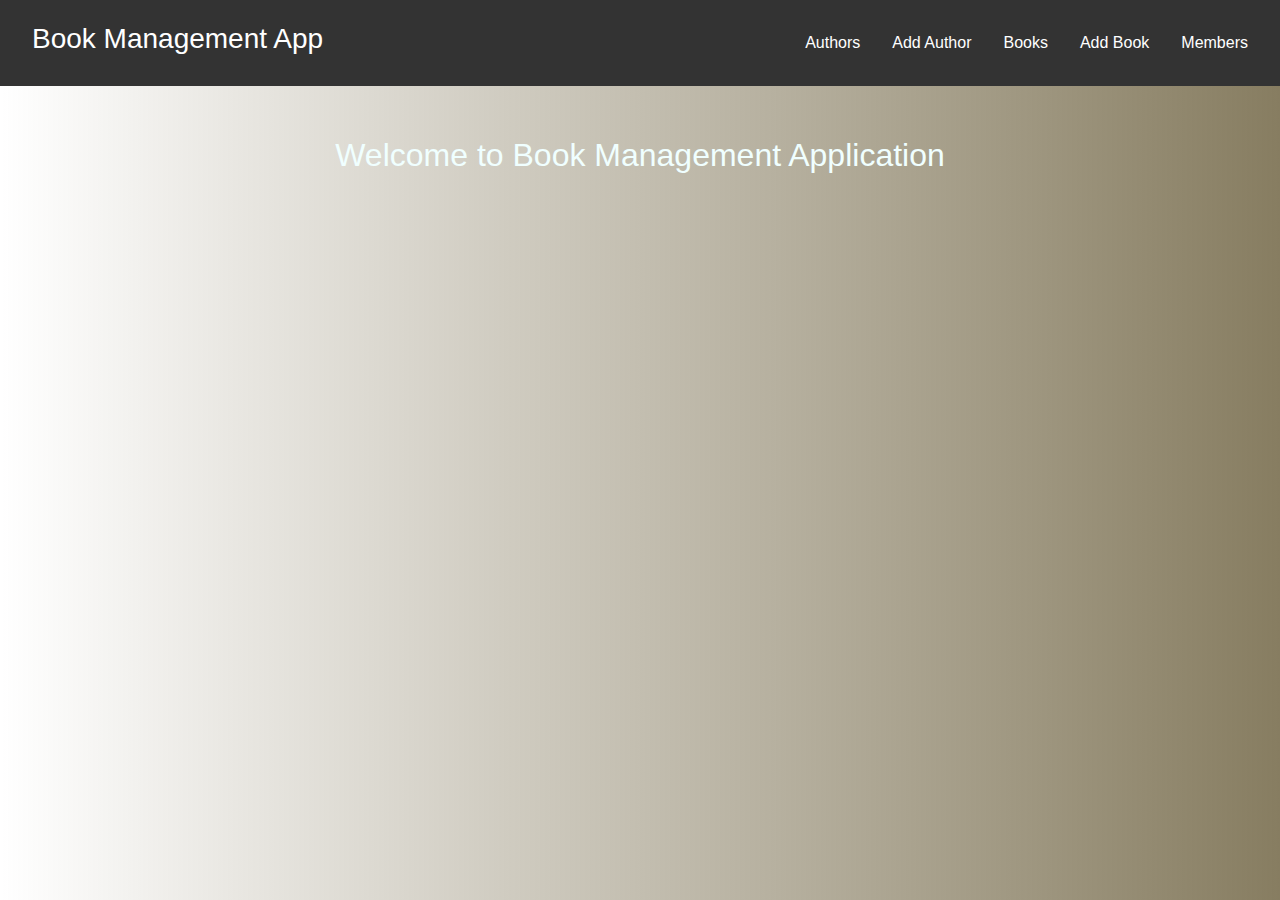
<file: LoginRegister/Pages/index.html>
﻿<!DOCTYPE html>
<html>
<head>
    <meta charset="utf-8" />
    <link rel="stylesheet" href="./Authors.css" type="text/css" />
    <title>List of All Authors</title>
    <link rel="stylesheet" href="https://maxcdn.bootstrapcdn.com/bootstrap/4.5.2/css/bootstrap.min.css" />
</head>
<body>
    <div class="navbar">
        <div>
            <a style="text-decoration:none" href="./index.html"><h3 >Book Management App</h3></a></li>
        </div>
        <ul>
            <li><a  href="..\Pages\Authors.html">Authors</a></li>
            <li><a href="..\Pages\AddAuthors.html">Add Author</a></li>
            <li><a href="..\Pages\Books.html">Books</a></li>
            <li><a href="..\Pages\AddBooks.html">Add Book</a></li>
            <li class="custom-dropdown">
                <a href="#" class="custom-dropbtn">Members</a>
                <div class="custom-dropdown-content">
                    <a href="..\Pages\Login.html">Login</a>
                    <a href="..\Pages\Register.html">Register</a>
                </div>
            </li>
        </ul>
    </div>
    <div style="padding:50px">
        <center>
            <h2 style="color:azure">Welcome to Book Management Application</h2>
        </center>
    </div>
    
</body>
</html>
</file>
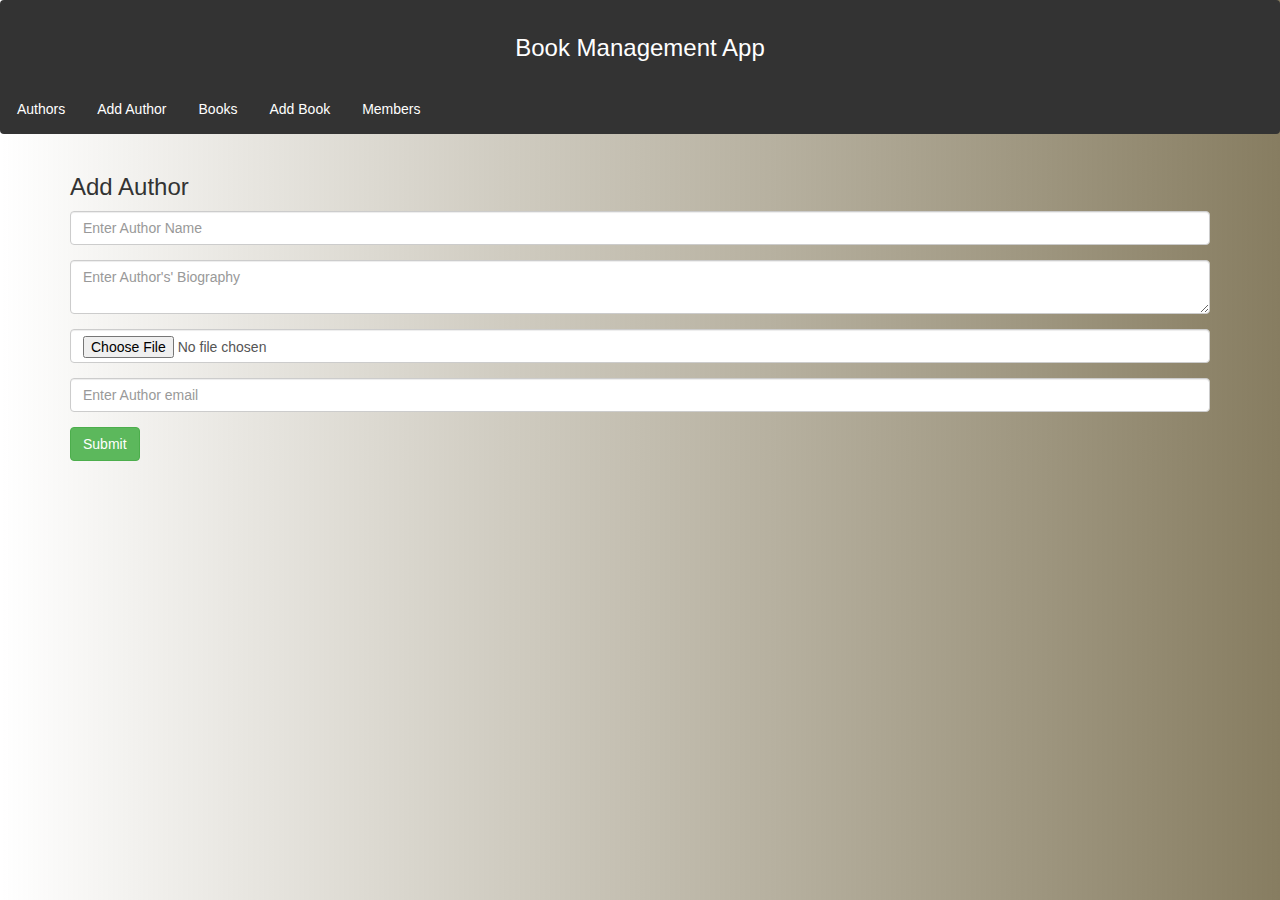
<file: LoginRegister/Pages/AddAuthors.html>
﻿<!DOCTYPE html>
<html lang="en">
<head>
    <title>Add Authors</title>
    <meta charset="utf-8">
    <meta name="viewport" content="width =device-width, initial-scale=1">
    <link rel="stylesheet" href="./Authors.css" type="text/css" />
    <link rel="stylesheet" href="https://maxcdn.bootstrapcdn.com/bootstrap/3.4.1/css/bootstrap.min.css">
    <script src="https://ajax.googleapis.com/ajax/libs/jquery/3.6.4/jquery.min.js"></script>
    <script src="https://maxcdn.bootstrapcdn.com/bootstrap/3.4.1/js/bootstrap.min.js"></script>
</head>
<body>
    <div class="navbar">
        <div>
            <a style="text-decoration:none" href="./index.html"><h3>Book Management App</h3></a></li>
        </div>
        <ul>
            <li><a href="./Authors.html">Authors</a></li>
            <li><a href="./AddAuthors.html">Add Author</a></li>
            <li><a href="./Books.html">Books</a></li>
            <li><a href="./AddBooks.html">Add Book</a></li>
            <li class="custom-dropdown">
                <a href="#" class="custom-dropbtn">Members</a>
                <div class="custom-dropdown-content">
                    <a href="Authors.html">Login</a>
                    <a href="Authors.html">Register</a>
                </div>
            </li>
        </ul>
    </div>
    <div class="container">
        <h3>Add Author</h3>
        <form action="">
            <div class="form-group">
                <input type="text" class="form-control" id="authorname" placeholder="Enter Author Name" name="authorName">
            </div>
            <div class="form-group">
<textarea type="text" class="form-control" id="Biography" placeholder="Enter Author's' Biography" name="biography"></textarea>
            </div>
            <div class="form-group">
                <input type="file" class="form-control" id="authorPhoto" accept="image/png, image /jpeg" placeholder="Upload Author Photo" name="authorPhoto" />
            </div>
            <div class="form-group">
                <input type="email" class="form-control" id="authoremail" placeholder="Enter Author email" name="authorEmail">
            </div>
            <button type="submit" class="btn btn-default btn-success">Submit</button>
        </form>
    </div>
</body>
</html>
</file>
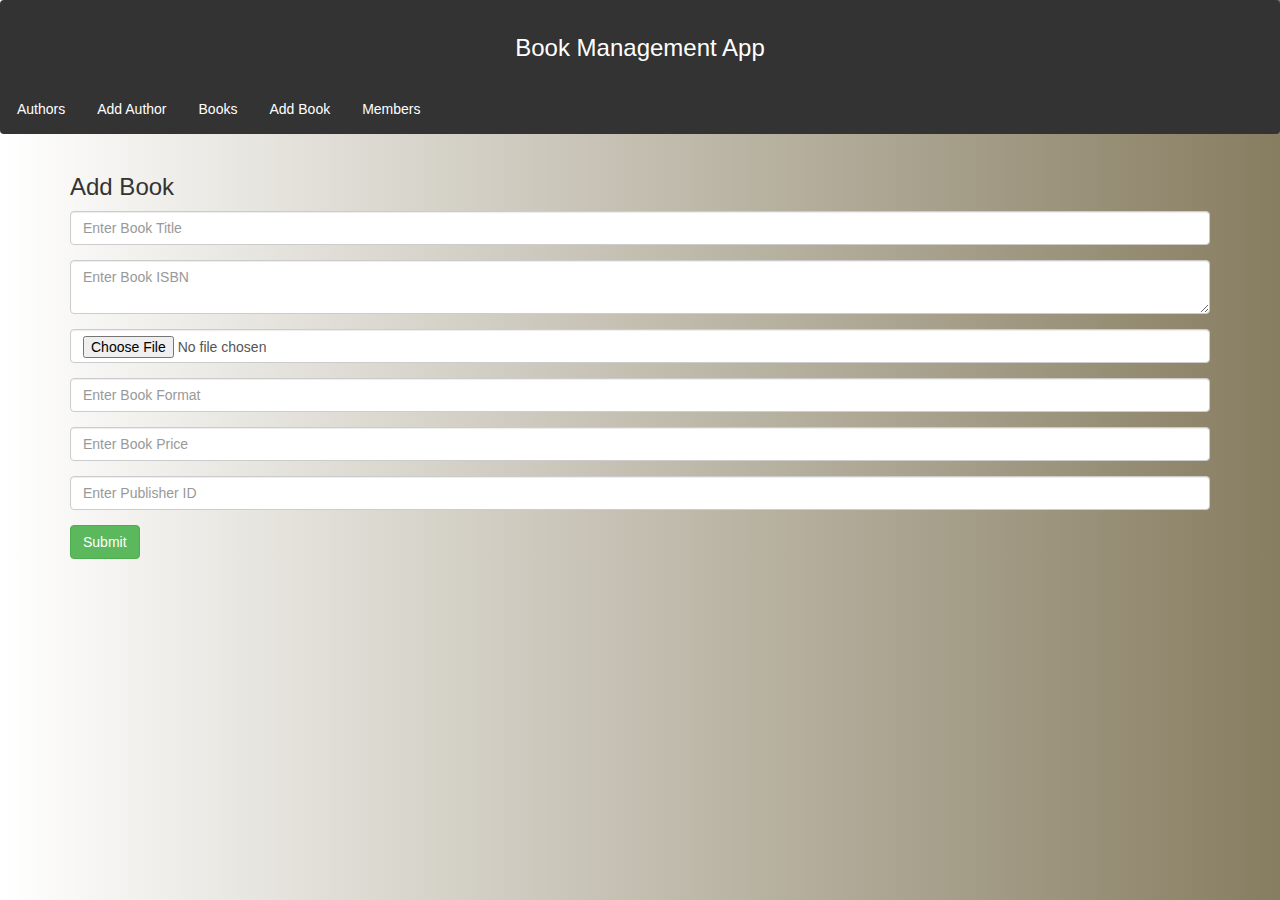
<file: LoginRegister/Pages/AddBooks.html>
﻿<!DOCTYPE html>

<html lang="en">

<head>
    <title>Add Books</title>
    <meta charset="utf-8">
    <meta name="viewport" content="width =device-width, initial-scale=1">
    <link rel="stylesheet" href="./Authors.css" type="text/css" />
    <link rel="stylesheet" href="https://maxcdn.bootstrapcdn.com/bootstrap/3.4.1/css/bootstrap.min.css">
    <script src="https://ajax.googleapis.com/ajax/libs/jquery/3.6.4/jquery.min.js"></script>
    <script src="https://maxcdn.bootstrapcdn.com/bootstrap/3.4.1/js/bootstrap.min.js"></script>
</head>
<body>
    <div class="navbar">
        <div>
            <a style="text-decoration:none" href="./index.html"><h3>Book Management App</h3></a></li>
        </div>
        <ul>
            <li><a href="./Authors.html">Authors</a></li>
            <li><a href="./AddAuthors.html">Add Author</a></li>
            <li><a href="./Books.html">Books</a></li>
            <li><a href="./AddBooks.html">Add Book</a></li>
            <li class="custom-dropdown">
                <a href="#" class="custom-dropbtn">Members</a>
                <div class="custom-dropdown-content">
                    <a href="Authors.html">Login</a>
                    <a href="Authors.html">Register</a>
                </div>
            </li>
        </ul>
    </div>
    <div class="container">
        <h3>Add Book</h3>
        <form action="">
            <div class="form-group">
                <input type="text" class="form-control" id="booktitle" placeholder="Enter Book Title" name="bookTitle">
            </div>
            <div class="form-group">
<textarea type="text" class="form-control" id="ISBN" placeholder="Enter Book ISBN" name="ISBN"></textarea>
            </div>
            <div class="form-group">
                <input type="file" class="form-control" id="bookCover" accept="image/png, image /jpeg" placeholder="Upload Book Cover" name="bookCover" />
            </div>
            <div class="form-group">
                <input type="text" class="form-control" id="bookformat" placeholder="Enter Book Format" name="bookFormat">
            </div>
            <div class="form-group">
                <input type="text" class="form-control" id="bookPrice" placeholder="Enter Book Price" name="bookPrice">
            </div>



            <div class="form-group">
                <input type="text" class="form-control" id="publisherId" placeholder="Enter Publisher ID" name="publisherId">
            </div>
            <button type="submit" class="btn btn-default btn-success">Submit</button>
        </form>
    </div>
</body>
</html>
</file>
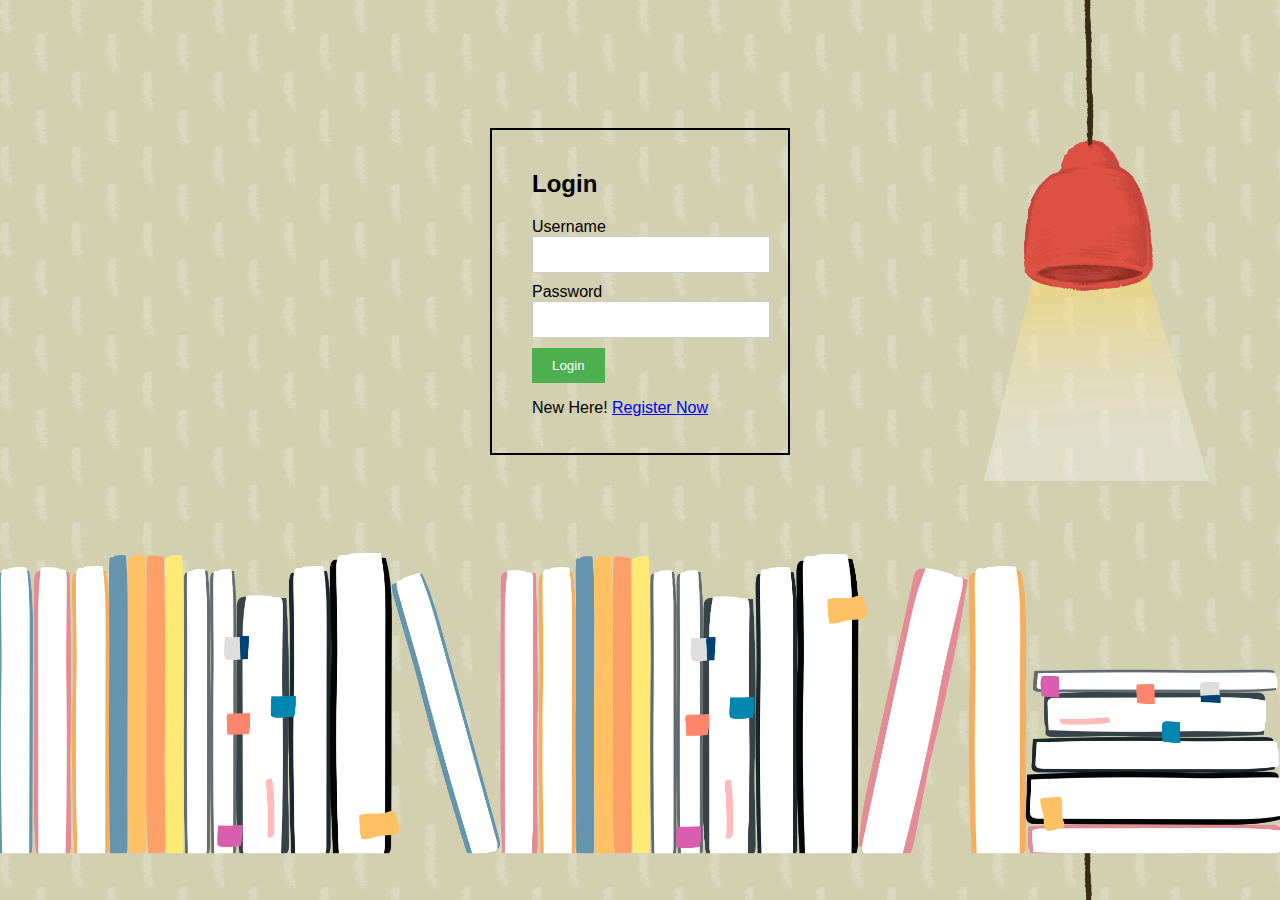
<file: LoginRegister/Pages/Login.html>
﻿<!DOCTYPE html>
<html>
<head>
    <meta name="viewport" content="width=device-width, initial-scale=1">
    <title>Login Page</title>
    <style>
        body {
            background-image: url("rm347-baifernn-07.jpg");
            background-size: cover;
            font-family: sans-serif;
        }

        .container {
            width: 300px;
            margin: 0 auto;
            padding-top: 100px;
        }

        .login-box {
            border: 2px solid black;
            padding: 20px 40px;
            margin-top: 20px;
        }

        .form-control {
            width: 100%;
            padding: 10px;
            margin-bottom: 10px;
            border: 1px solid #ccc;
        }

        .btn {
            background-color: #4CAF50;
            color: white;
            padding: 10px 20px;
            border: none;
            cursor: pointer;
        }

        .btn:hover {
            background-color: #45a049;
        }

    </style>
</head>
<body>
    <div class="container">
        <div class="login-box">
            <h2>Login</h2>
            <form>
                <div class="form-group">
                    <label for="username">Username</label>
                    <input type="text" class="form-control" id="username" name="username" required>
                </div>
                <div class="form-group">
                    <label for="password">Password</label>
                    <input type="password" class="form-control" id="password" name="password" required>
                </div>
                <button type="submit" class="btn">Login</button>
            </form>
            <p> New Here! <a href="Register.html">Register Now</a></p>
        </div>
    </div>
</body>
</html>
</file>
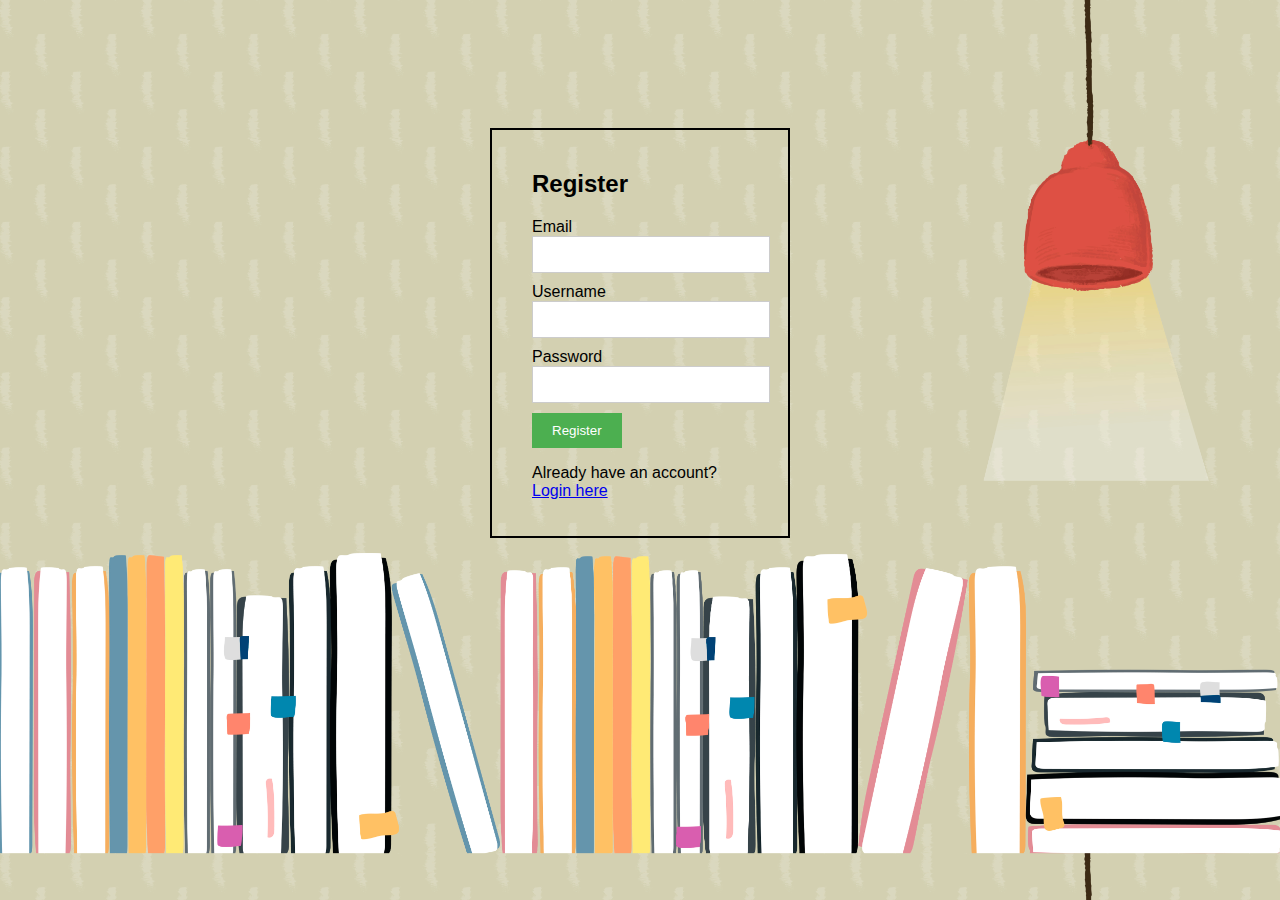
<file: LoginRegister/Pages/Register.html>
﻿<!DOCTYPE html>
<html>
<head>
    <meta name="viewport" content="width=device-width, initial-scale=1">
    <title>Register Page</title>
    <style>
        body {
            background-image: url("rm347-baifernn-07.jpg");
            background-size: cover;
            font-family: sans-serif;
        }

        .container {
            width: 300px;
            margin: 0 auto;
            padding-top: 100px;
        }

        .register-box {
            border: 2px solid black;
            padding: 20px 40px;
            margin-top: 20px;
        }

        .form-control {
            width: 100%;
            padding: 10px;
            margin-bottom: 10px;
            border: 1px solid #ccc;
        }

        .btn {
            background-color: #4CAF50;
            color: white;
            padding: 10px 20px;
            border: none;
            cursor: pointer;
        }

        .btn:hover {
            background-color: #45a049;
        }
        
    </style>
</head>
<body>
    <div class="container">
        <div class="register-box">
            <h2>Register</h2>
            <form>
                <div class="form-group">
                    <label for="email">Email</label>
                    <input type="email" class="form-control" id="email" name="email" required>
                </div>
                <div class="form-group">
                    <label for="username">Username</label>
                    <input type="text" class="form-control" id="username" name="username" required>
                </div>
                <div class="form-group">
                    <label for="password">Password</label>
                    <input type="password" class="form-control" id="password" name="password" required>
                </div>
                <button type="submit" class="btn">Register</button>
            </form>
            <p>Already have an account? <a href="Login.html">Login here</a></p>
        </div>
    </div>
</body>
</html>
</file>
<file: LoginRegister/Pages/Authors.css>
﻿.imgauthor {
    border: 1px solid #ddd;
    border-radius: 4px;
    padding: 5px;
    width: 200px;
}
body {
    margin: 0;
    padding: 0;
    font-family: Arial, sans-serif;
    background-image: linear-gradient(to right, rgba(255,0,0,0), #877d61);
}

.navbar h3 {
    color: white;
}
.navbar {
    background-color: #333;
    overflow: hidden;
}
 .navbar ul {
        list-style-type: none;
        margin: 0;
        padding: 0;
        overflow: hidden;
 }
.navbar li {
        float: left;
}
.navbar a {
        display: block;
        color: white;
        text-align: center;
        padding: 14px 16px;
        text-decoration: none;
}
    .navbar a:hover {
        background-color: #0c0d0d;
        color: white;
    }
.custom-dropdown {
    float: right;
    position: relative;
}
.custom-dropbtn {
    display: block;
    color: white;
    text-align: center;
    padding: 14px 16px;
    text-decoration: none;
}
.custom-dropbtn:hover {
        background-color: #ddd;
        color: black;
}
.custom-dropdown-content {
    opacity: 0;
    /*display:none;*/
    position: absolute;
    background-color: #f9f9f9;
    min-width: 160px;
    box-shadow: 0px 8px 16px 0px rgba(0,0,0,0.2);
    z-index: 1;
    pointer-events: none;
    transition: opacity .3s ease-in-out;
}
.custom-dropdown-content a {
        display: block;
        color: black;
        text-decoration: none;
}
.custom-dropdown:hover .custom-dropdown-content {
    opacity: 1;
    pointer-events: auto;
}

div.gallery {
    border: 1px solid #ccc;
}



    div.gallery:hover {
        border: 1px solid #777;
    }
div.gallery img {
        height: 400px;
    }
div.desc {
    padding: 15px;
    text-align: center;
}
* {
    box-sizing: border-box;
}
.responsive {
    padding: 0 6px;
    float: left;
    /* width: 24.99999%;*/
}
@media only screen and (max-width: 700px) {
    .responsive {
        /*width: 49.99999%;*/
        margin: 6px 0;
    }
}
@media only screen and (max-width: 500px) {
    .responsive {
        /* width: 100%;*/
    }
}
.clearfix:after {
    content: "";
    display: table;
    clear: both;
}
</file>
